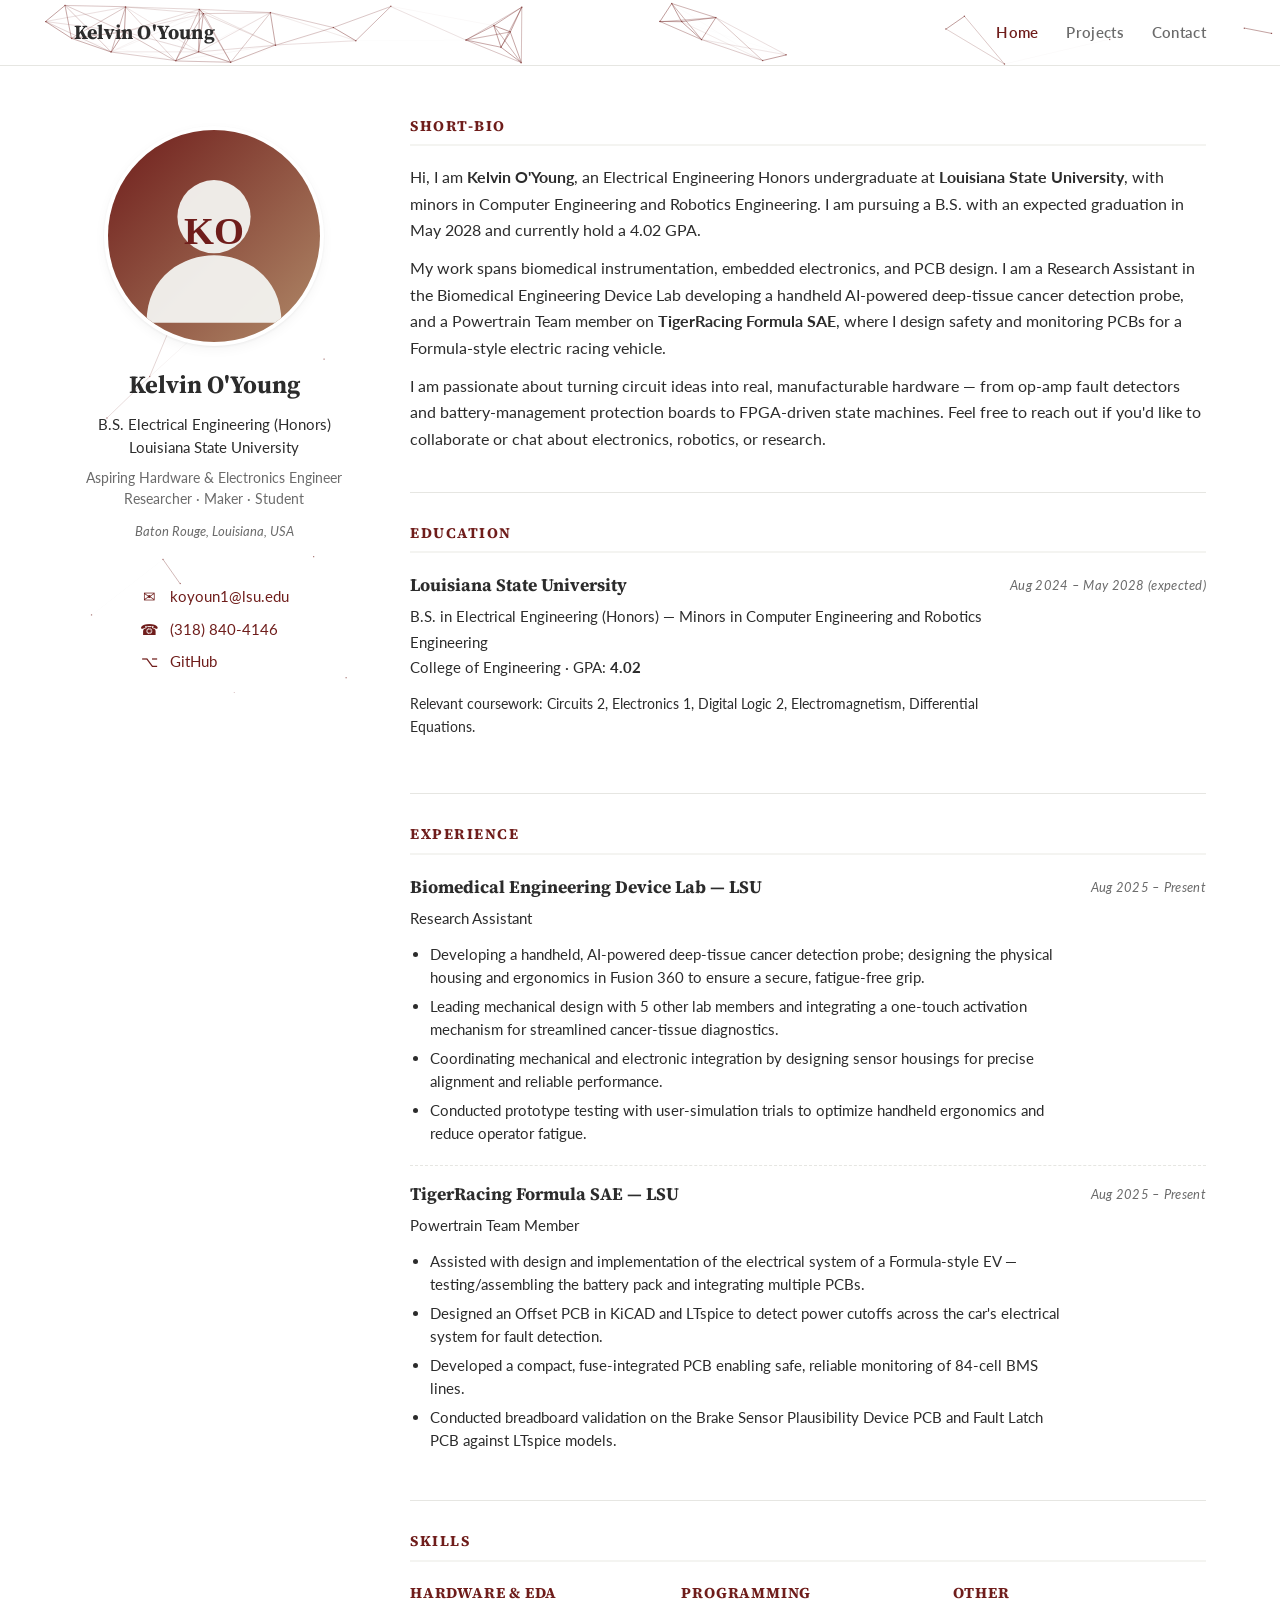
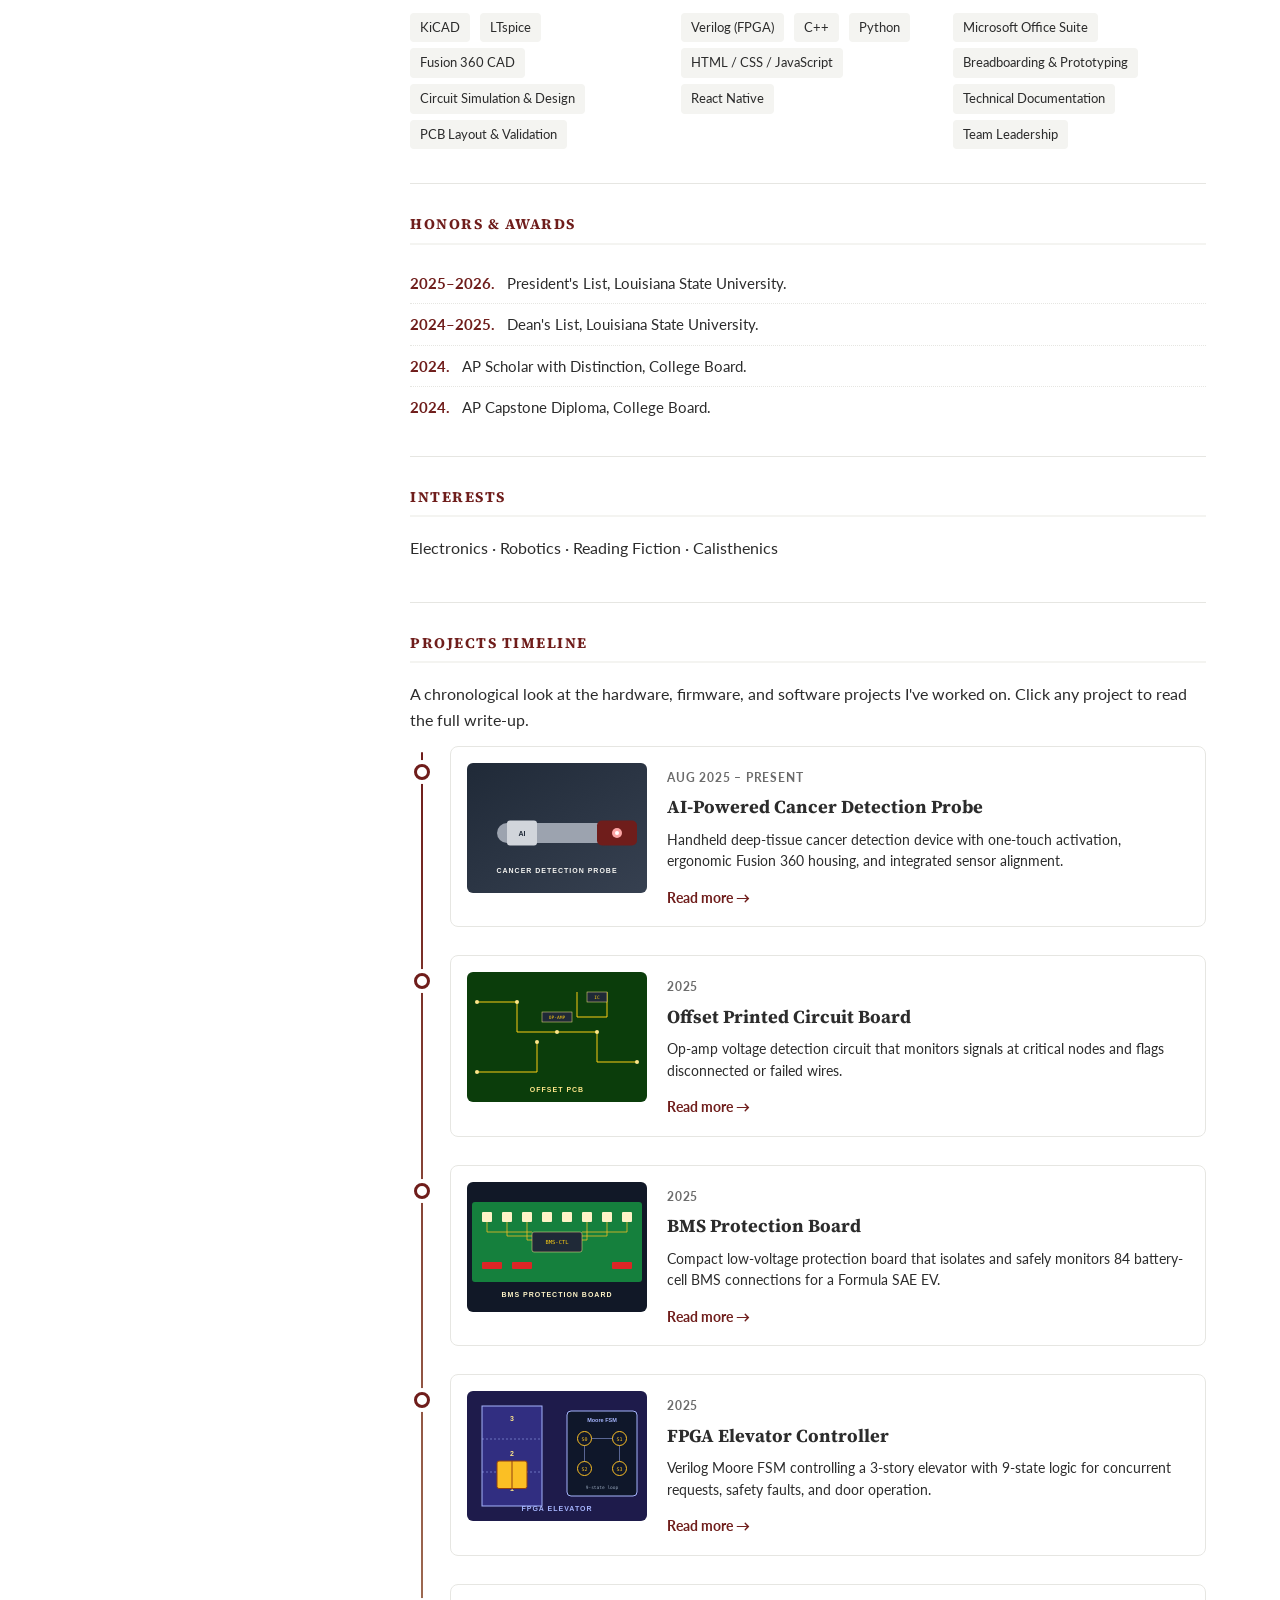
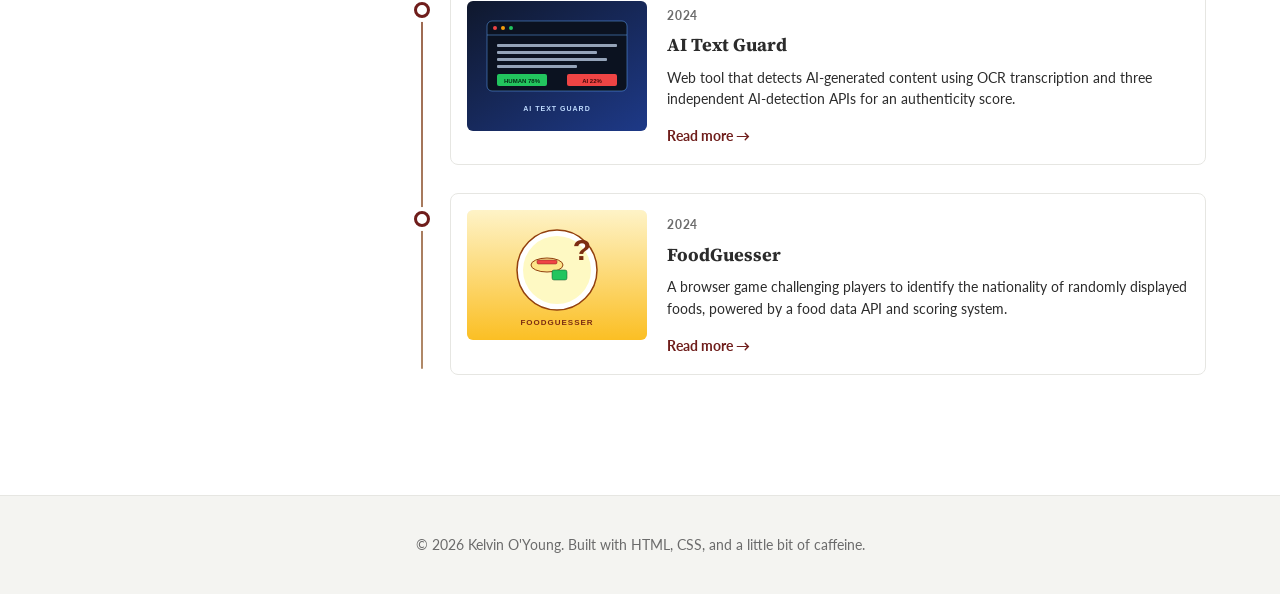
<file: index.html>
<!DOCTYPE html>
<html lang="en">
<head>
  <meta charset="UTF-8" />
  <meta name="viewport" content="width=device-width, initial-scale=1.0" />
  <title>Homepage - Kelvin O'Young</title>
  <meta name="description" content="Personal website of Kelvin O'Young — Electrical Engineering Honors student at Louisiana State University." />
  <link rel="stylesheet" href="assets/css/style.css" />
  <link rel="icon" type="image/svg+xml" href="assets/images/favicon.svg" />
  <link rel="preconnect" href="https://fonts.googleapis.com" />
  <link rel="preconnect" href="https://fonts.gstatic.com" crossorigin />
  <link href="https://fonts.googleapis.com/css2?family=Lato:wght@300;400;700&family=Source+Serif+4:wght@400;600;700&display=swap" rel="stylesheet" />
</head>
<body>
  <header class="site-header">
    <div class="container header-inner">
      <a href="index.html" class="site-title">Kelvin O'Young</a>
      <nav class="site-nav">
        <a href="index.html" class="active">Home</a>
        <a href="#projects-timeline">Projects</a>
        <a href="mailto:koyoun1@lsu.edu">Contact</a>
      </nav>
    </div>
  </header>

  <main class="container main-grid">
    <!-- Left sidebar: profile -->
    <aside class="sidebar">
      <div class="profile-card">
        <img src="assets/images/profile.svg" alt="Kelvin O'Young" class="profile-photo" />
        <h1 class="profile-name">Kelvin O'Young</h1>
        <p class="profile-tagline">
          B.S. Electrical Engineering (Honors)<br />
          Louisiana State University
        </p>
        <p class="profile-roles">
          Aspiring Hardware &amp; Electronics Engineer<br />
          Researcher · Maker · Student
        </p>
        <p class="profile-address">
          Baton Rouge, Louisiana, USA
        </p>
        <ul class="profile-links">
          <li>
            <a href="mailto:koyoun1@lsu.edu" title="Email">
              <span class="icon" aria-hidden="true">✉</span> koyoun1@lsu.edu
            </a>
          </li>
          <li>
            <a href="tel:+13188404146" title="Phone">
              <span class="icon" aria-hidden="true">☎</span> (318) 840-4146
            </a>
          </li>
          <li>
            <a href="https://github.com/KelvinO123" target="_blank" rel="noopener" title="GitHub">
              <span class="icon" aria-hidden="true">⌥</span> GitHub
            </a>
          </li>
        </ul>
      </div>
    </aside>

    <!-- Right content -->
    <section class="content">
      <!-- Short Bio -->
      <article class="block" id="bio">
        <h2 class="block-title">Short-bio</h2>
        <p>
          Hi, I am <strong>Kelvin O'Young</strong>, an Electrical Engineering Honors
          undergraduate at <strong>Louisiana State University</strong>, with minors in
          Computer Engineering and Robotics Engineering. I am pursuing a B.S. with an
          expected graduation in May 2028 and currently hold a 4.02 GPA.
        </p>
        <p>
          My work spans biomedical instrumentation, embedded electronics, and PCB design.
          I am a Research Assistant in the Biomedical Engineering Device Lab developing a
          handheld AI-powered deep-tissue cancer detection probe, and a Powertrain Team
          member on <strong>TigerRacing Formula SAE</strong>, where I design safety and
          monitoring PCBs for a Formula-style electric racing vehicle.
        </p>
        <p>
          I am passionate about turning circuit ideas into real, manufacturable hardware —
          from op-amp fault detectors and battery-management protection boards to FPGA-driven
          state machines. Feel free to reach out if you'd like to collaborate or chat about
          electronics, robotics, or research.
        </p>
      </article>

      <!-- Education -->
      <article class="block" id="education">
        <h2 class="block-title">Education</h2>

        <div class="entry">
          <div class="entry-main">
            <h3 class="entry-title">Louisiana State University</h3>
            <p class="entry-sub">
              B.S. in Electrical Engineering (Honors) — Minors in Computer Engineering and Robotics Engineering<br />
              College of Engineering · GPA: <strong>4.02</strong>
            </p>
            <p class="entry-detail">
              Relevant coursework: Circuits 2, Electronics 1, Digital Logic 2,
              Electromagnetism, Differential Equations.
            </p>
          </div>
          <div class="entry-date">Aug 2024 – May 2028 (expected)</div>
        </div>
      </article>

      <!-- Experience -->
      <article class="block" id="experience">
        <h2 class="block-title">Experience</h2>

        <div class="entry">
          <div class="entry-main">
            <h3 class="entry-title">Biomedical Engineering Device Lab — LSU</h3>
            <p class="entry-sub">Research Assistant</p>
            <ul class="entry-bullets">
              <li>
                Developing a handheld, AI-powered deep-tissue cancer detection probe;
                designing the physical housing and ergonomics in Fusion 360 to ensure a
                secure, fatigue-free grip.
              </li>
              <li>
                Leading mechanical design with 5 other lab members and integrating a
                one-touch activation mechanism for streamlined cancer-tissue diagnostics.
              </li>
              <li>
                Coordinating mechanical and electronic integration by designing sensor
                housings for precise alignment and reliable performance.
              </li>
              <li>
                Conducted prototype testing with user-simulation trials to optimize
                handheld ergonomics and reduce operator fatigue.
              </li>
            </ul>
          </div>
          <div class="entry-date">Aug 2025 – Present</div>
        </div>

        <div class="entry">
          <div class="entry-main">
            <h3 class="entry-title">TigerRacing Formula SAE — LSU</h3>
            <p class="entry-sub">Powertrain Team Member</p>
            <ul class="entry-bullets">
              <li>
                Assisted with design and implementation of the electrical system of a
                Formula-style EV — testing/assembling the battery pack and integrating
                multiple PCBs.
              </li>
              <li>
                Designed an Offset PCB in KiCAD and LTspice to detect power cutoffs across
                the car's electrical system for fault detection.
              </li>
              <li>
                Developed a compact, fuse-integrated PCB enabling safe, reliable monitoring
                of 84-cell BMS lines.
              </li>
              <li>
                Conducted breadboard validation on the Brake Sensor Plausibility Device
                PCB and Fault Latch PCB against LTspice models.
              </li>
            </ul>
          </div>
          <div class="entry-date">Aug 2025 – Present</div>
        </div>
      </article>

      <!-- Skills -->
      <article class="block" id="skills">
        <h2 class="block-title">Skills</h2>
        <div class="skills-grid">
          <div class="skill-group">
            <h4>Hardware &amp; EDA</h4>
            <ul class="skill-list">
              <li>KiCAD</li>
              <li>LTspice</li>
              <li>Fusion 360 CAD</li>
              <li>Circuit Simulation &amp; Design</li>
              <li>PCB Layout &amp; Validation</li>
            </ul>
          </div>
          <div class="skill-group">
            <h4>Programming</h4>
            <ul class="skill-list">
              <li>Verilog (FPGA)</li>
              <li>C++</li>
              <li>Python</li>
              <li>HTML / CSS / JavaScript</li>
              <li>React Native</li>
            </ul>
          </div>
          <div class="skill-group">
            <h4>Other</h4>
            <ul class="skill-list">
              <li>Microsoft Office Suite</li>
              <li>Breadboarding &amp; Prototyping</li>
              <li>Technical Documentation</li>
              <li>Team Leadership</li>
            </ul>
          </div>
        </div>
      </article>

      <!-- Honors & Awards -->
      <article class="block" id="honors">
        <h2 class="block-title">Honors &amp; Awards</h2>
        <ul class="news-list">
          <li><span class="date">2025–2026.</span> President's List, Louisiana State University.</li>
          <li><span class="date">2024–2025.</span> Dean's List, Louisiana State University.</li>
          <li><span class="date">2024.</span> AP Scholar with Distinction, College Board.</li>
          <li><span class="date">2024.</span> AP Capstone Diploma, College Board.</li>
        </ul>
      </article>

      <!-- Interests -->
      <article class="block" id="interests">
        <h2 class="block-title">Interests</h2>
        <p>
          Electronics · Robotics · Reading Fiction · Calisthenics
        </p>
      </article>

      <!-- Projects Timeline -->
      <article class="block" id="projects-timeline">
        <h2 class="block-title">Projects Timeline</h2>
        <p class="timeline-intro">
          A chronological look at the hardware, firmware, and software projects I've worked on.
          Click any project to read the full write-up.
        </p>

        <ol class="timeline">

          <li class="timeline-item">
            <div class="timeline-marker"></div>
            <div class="timeline-content">
              <a href="projects/cancer-detection-probe.html" class="timeline-card">
                <img src="assets/images/projects/cancer-probe.svg" alt="Cancer Detection Probe" class="timeline-img" />
                <div class="timeline-body">
                  <span class="timeline-date">Aug 2025 – Present</span>
                  <h3 class="timeline-title">AI-Powered Cancer Detection Probe</h3>
                  <p class="timeline-desc">
                    Handheld deep-tissue cancer detection device with one-touch activation,
                    ergonomic Fusion 360 housing, and integrated sensor alignment.
                  </p>
                  <span class="timeline-link">Read more →</span>
                </div>
              </a>
            </div>
          </li>

          <li class="timeline-item">
            <div class="timeline-marker"></div>
            <div class="timeline-content">
              <a href="projects/offset-pcb.html" class="timeline-card">
                <img src="assets/images/projects/offset-pcb.svg" alt="Offset PCB" class="timeline-img" />
                <div class="timeline-body">
                  <span class="timeline-date">2025</span>
                  <h3 class="timeline-title">Offset Printed Circuit Board</h3>
                  <p class="timeline-desc">
                    Op-amp voltage detection circuit that monitors signals at critical
                    nodes and flags disconnected or failed wires.
                  </p>
                  <span class="timeline-link">Read more →</span>
                </div>
              </a>
            </div>
          </li>

          <li class="timeline-item">
            <div class="timeline-marker"></div>
            <div class="timeline-content">
              <a href="projects/bms-protection-board.html" class="timeline-card">
                <img src="assets/images/projects/bms-board.svg" alt="BMS Protection Board" class="timeline-img" />
                <div class="timeline-body">
                  <span class="timeline-date">2025</span>
                  <h3 class="timeline-title">BMS Protection Board</h3>
                  <p class="timeline-desc">
                    Compact low-voltage protection board that isolates and safely monitors
                    84 battery-cell BMS connections for a Formula SAE EV.
                  </p>
                  <span class="timeline-link">Read more →</span>
                </div>
              </a>
            </div>
          </li>

          <li class="timeline-item">
            <div class="timeline-marker"></div>
            <div class="timeline-content">
              <a href="projects/fpga-elevator.html" class="timeline-card">
                <img src="assets/images/projects/fpga-elevator.svg" alt="FPGA Elevator Controller" class="timeline-img" />
                <div class="timeline-body">
                  <span class="timeline-date">2025</span>
                  <h3 class="timeline-title">FPGA Elevator Controller</h3>
                  <p class="timeline-desc">
                    Verilog Moore FSM controlling a 3-story elevator with 9-state logic
                    for concurrent requests, safety faults, and door operation.
                  </p>
                  <span class="timeline-link">Read more →</span>
                </div>
              </a>
            </div>
          </li>

          <li class="timeline-item">
            <div class="timeline-marker"></div>
            <div class="timeline-content">
              <a href="projects/ai-text-guard.html" class="timeline-card">
                <img src="assets/images/projects/ai-text-guard.svg" alt="AI Text Guard" class="timeline-img" />
                <div class="timeline-body">
                  <span class="timeline-date">2024</span>
                  <h3 class="timeline-title">AI Text Guard</h3>
                  <p class="timeline-desc">
                    Web tool that detects AI-generated content using OCR transcription
                    and three independent AI-detection APIs for an authenticity score.
                  </p>
                  <span class="timeline-link">Read more →</span>
                </div>
              </a>
            </div>
          </li>

          <li class="timeline-item">
            <div class="timeline-marker"></div>
            <div class="timeline-content">
              <a href="projects/food-guesser.html" class="timeline-card">
                <img src="assets/images/projects/food-guesser.svg" alt="FoodGuesser" class="timeline-img" />
                <div class="timeline-body">
                  <span class="timeline-date">2024</span>
                  <h3 class="timeline-title">FoodGuesser</h3>
                  <p class="timeline-desc">
                    A browser game challenging players to identify the nationality of
                    randomly displayed foods, powered by a food data API and scoring system.
                  </p>
                  <span class="timeline-link">Read more →</span>
                </div>
              </a>
            </div>
          </li>

        </ol>
      </article>
    </section>
  </main>

  <footer class="site-footer">
    <div class="container">
      <p>© <span id="year"></span> Kelvin O'Young. Built with HTML, CSS, and a little bit of caffeine.</p>
    </div>
  </footer>

  <script>
    document.getElementById('year').textContent = new Date().getFullYear();
  </script>
  <script src="assets/js/header-particles.js" defer></script>
</body>
</html>
</file>
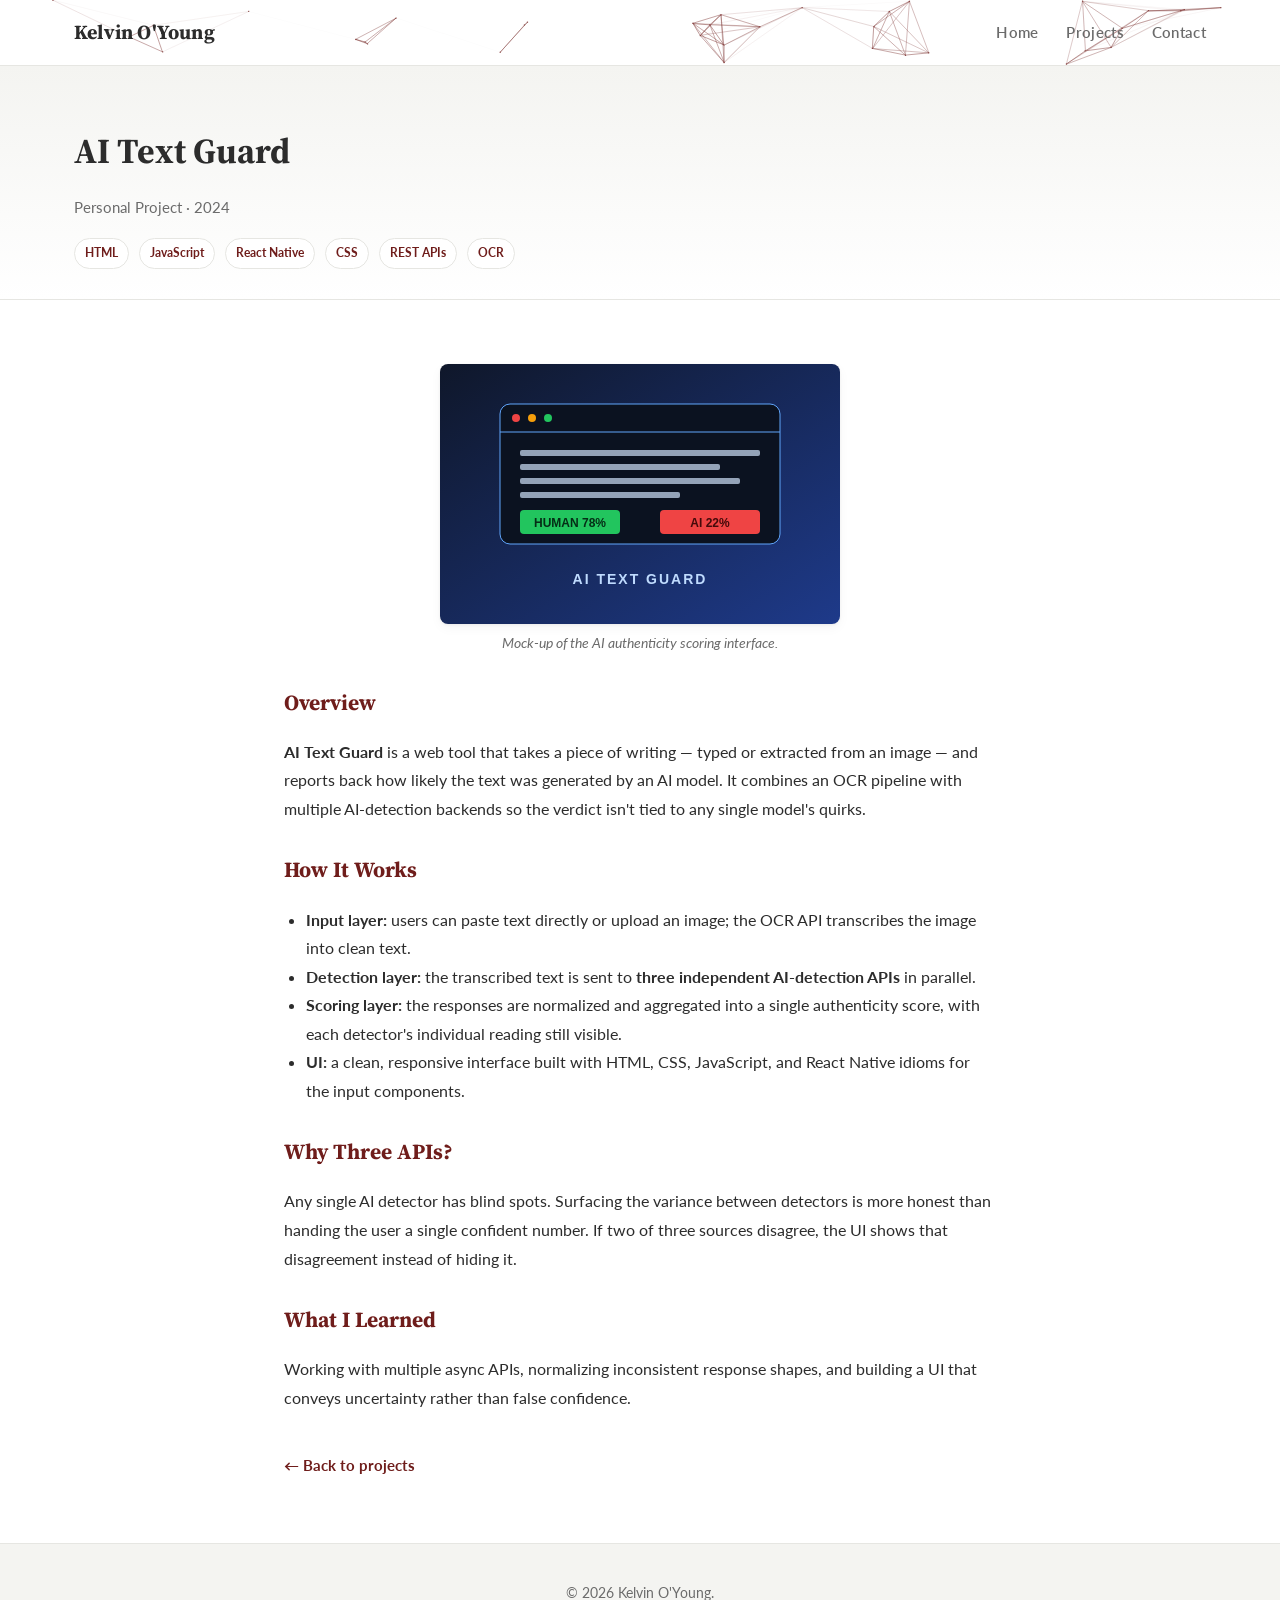
<file: projects/ai-text-guard.html>
<!DOCTYPE html>
<html lang="en">
<head>
  <meta charset="UTF-8" />
  <meta name="viewport" content="width=device-width, initial-scale=1.0" />
  <title>AI Text Guard — Kelvin O'Young</title>
  <link rel="stylesheet" href="../assets/css/style.css" />
  <link rel="icon" type="image/svg+xml" href="../assets/images/favicon.svg" />
  <link rel="preconnect" href="https://fonts.googleapis.com" />
  <link rel="preconnect" href="https://fonts.gstatic.com" crossorigin />
  <link href="https://fonts.googleapis.com/css2?family=Lato:wght@300;400;700&family=Source+Serif+4:wght@400;600;700&display=swap" rel="stylesheet" />
</head>
<body>
  <header class="site-header">
    <div class="container header-inner">
      <a href="../index.html" class="site-title">Kelvin O'Young</a>
      <nav class="site-nav">
        <a href="../index.html">Home</a>
        <a href="../index.html#projects-timeline">Projects</a>
        <a href="mailto:koyoun1@lsu.edu">Contact</a>
      </nav>
    </div>
  </header>

  <section class="project-hero">
    <div class="container">
      <h1>AI Text Guard</h1>
      <p class="meta">Personal Project · 2024</p>
      <div class="tags">
        <span class="tag">HTML</span>
        <span class="tag">JavaScript</span>
        <span class="tag">React Native</span>
        <span class="tag">CSS</span>
        <span class="tag">REST APIs</span>
        <span class="tag">OCR</span>
      </div>
    </div>
  </section>

  <article class="project-body">
    <figure>
      <img src="../assets/images/projects/ai-text-guard.svg" alt="AI Text Guard UI placeholder" />
      <figcaption>Mock-up of the AI authenticity scoring interface.</figcaption>
    </figure>

    <h2>Overview</h2>
    <p>
      <strong>AI Text Guard</strong> is a web tool that takes a piece of writing — typed
      or extracted from an image — and reports back how likely the text was generated by
      an AI model. It combines an OCR pipeline with multiple AI-detection backends so the
      verdict isn't tied to any single model's quirks.
    </p>

    <h2>How It Works</h2>
    <ul>
      <li>
        <strong>Input layer:</strong> users can paste text directly or upload an image; the
        OCR API transcribes the image into clean text.
      </li>
      <li>
        <strong>Detection layer:</strong> the transcribed text is sent to <strong>three
        independent AI-detection APIs</strong> in parallel.
      </li>
      <li>
        <strong>Scoring layer:</strong> the responses are normalized and aggregated into
        a single authenticity score, with each detector's individual reading still visible.
      </li>
      <li>
        <strong>UI:</strong> a clean, responsive interface built with HTML, CSS, JavaScript,
        and React Native idioms for the input components.
      </li>
    </ul>

    <h2>Why Three APIs?</h2>
    <p>
      Any single AI detector has blind spots. Surfacing the variance between detectors is
      more honest than handing the user a single confident number. If two of three sources
      disagree, the UI shows that disagreement instead of hiding it.
    </p>

    <h2>What I Learned</h2>
    <p>
      Working with multiple async APIs, normalizing inconsistent response shapes, and
      building a UI that conveys uncertainty rather than false confidence.
    </p>

    <a href="../index.html#projects-timeline" class="back-link">← Back to projects</a>
  </article>

  <footer class="site-footer">
    <div class="container">
      <p>© <span id="year"></span> Kelvin O'Young.</p>
    </div>
  </footer>
  <script>document.getElementById('year').textContent = new Date().getFullYear();</script>
  <script src="../assets/js/header-particles.js" defer></script>
</body>
</html>
</file>
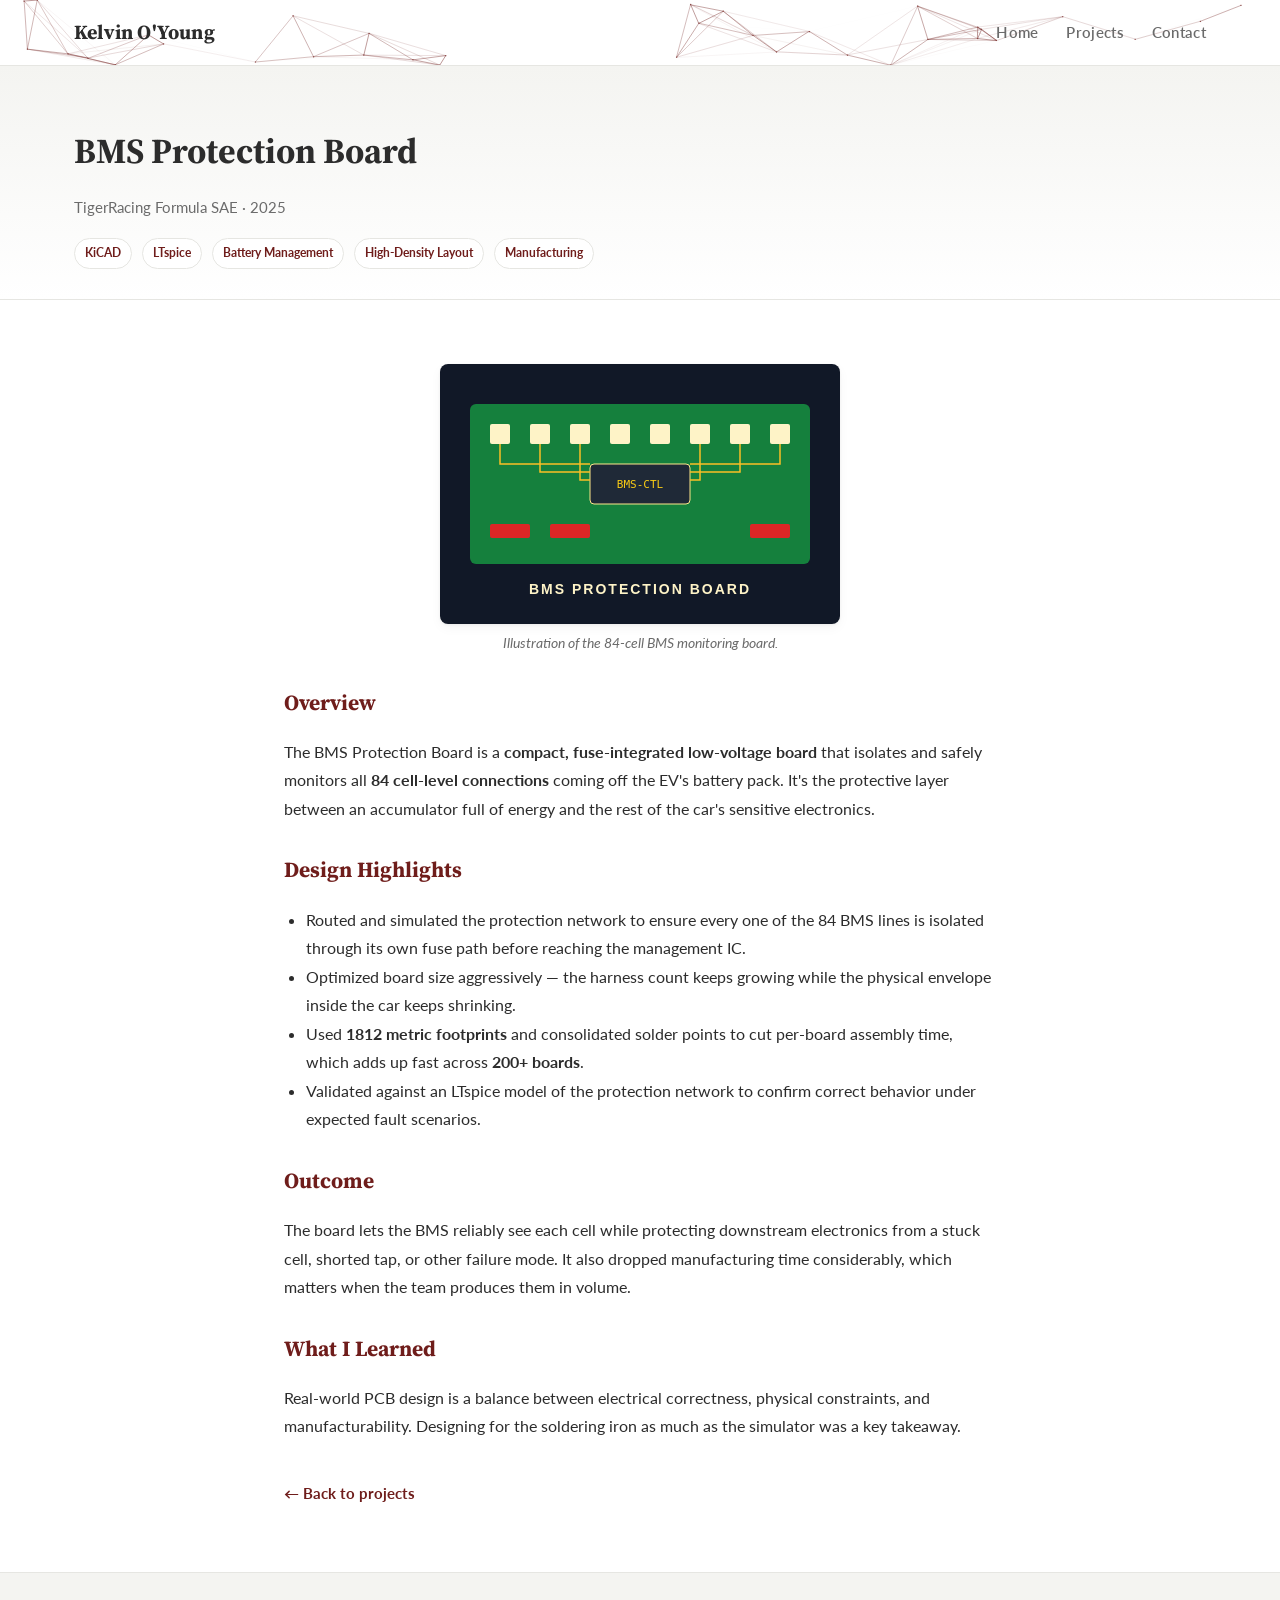
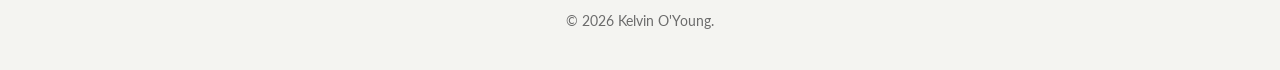
<file: projects/bms-protection-board.html>
<!DOCTYPE html>
<html lang="en">
<head>
  <meta charset="UTF-8" />
  <meta name="viewport" content="width=device-width, initial-scale=1.0" />
  <title>BMS Protection Board — Kelvin O'Young</title>
  <link rel="stylesheet" href="../assets/css/style.css" />
  <link rel="icon" type="image/svg+xml" href="../assets/images/favicon.svg" />
  <link rel="preconnect" href="https://fonts.googleapis.com" />
  <link rel="preconnect" href="https://fonts.gstatic.com" crossorigin />
  <link href="https://fonts.googleapis.com/css2?family=Lato:wght@300;400;700&family=Source+Serif+4:wght@400;600;700&display=swap" rel="stylesheet" />
</head>
<body>
  <header class="site-header">
    <div class="container header-inner">
      <a href="../index.html" class="site-title">Kelvin O'Young</a>
      <nav class="site-nav">
        <a href="../index.html">Home</a>
        <a href="../index.html#projects-timeline">Projects</a>
        <a href="mailto:koyoun1@lsu.edu">Contact</a>
      </nav>
    </div>
  </header>

  <section class="project-hero">
    <div class="container">
      <h1>BMS Protection Board</h1>
      <p class="meta">TigerRacing Formula SAE · 2025</p>
      <div class="tags">
        <span class="tag">KiCAD</span>
        <span class="tag">LTspice</span>
        <span class="tag">Battery Management</span>
        <span class="tag">High-Density Layout</span>
        <span class="tag">Manufacturing</span>
      </div>
    </div>
  </section>

  <article class="project-body">
    <figure>
      <img src="../assets/images/projects/bms-board.svg" alt="BMS Protection Board placeholder" />
      <figcaption>Illustration of the 84-cell BMS monitoring board.</figcaption>
    </figure>

    <h2>Overview</h2>
    <p>
      The BMS Protection Board is a <strong>compact, fuse-integrated low-voltage board</strong>
      that isolates and safely monitors all <strong>84 cell-level connections</strong> coming
      off the EV's battery pack. It's the protective layer between an accumulator full of
      energy and the rest of the car's sensitive electronics.
    </p>

    <h2>Design Highlights</h2>
    <ul>
      <li>
        Routed and simulated the protection network to ensure every one of the 84 BMS lines
        is isolated through its own fuse path before reaching the management IC.
      </li>
      <li>
        Optimized board size aggressively — the harness count keeps growing while the
        physical envelope inside the car keeps shrinking.
      </li>
      <li>
        Used <strong>1812 metric footprints</strong> and consolidated solder points to cut
        per-board assembly time, which adds up fast across <strong>200+ boards</strong>.
      </li>
      <li>
        Validated against an LTspice model of the protection network to confirm correct
        behavior under expected fault scenarios.
      </li>
    </ul>

    <h2>Outcome</h2>
    <p>
      The board lets the BMS reliably see each cell while protecting downstream electronics
      from a stuck cell, shorted tap, or other failure mode. It also dropped manufacturing
      time considerably, which matters when the team produces them in volume.
    </p>

    <h2>What I Learned</h2>
    <p>
      Real-world PCB design is a balance between electrical correctness, physical
      constraints, and manufacturability. Designing for the soldering iron as much as the
      simulator was a key takeaway.
    </p>

    <a href="../index.html#projects-timeline" class="back-link">← Back to projects</a>
  </article>

  <footer class="site-footer">
    <div class="container">
      <p>© <span id="year"></span> Kelvin O'Young.</p>
    </div>
  </footer>
  <script>document.getElementById('year').textContent = new Date().getFullYear();</script>
  <script src="../assets/js/header-particles.js" defer></script>
</body>
</html>
</file>
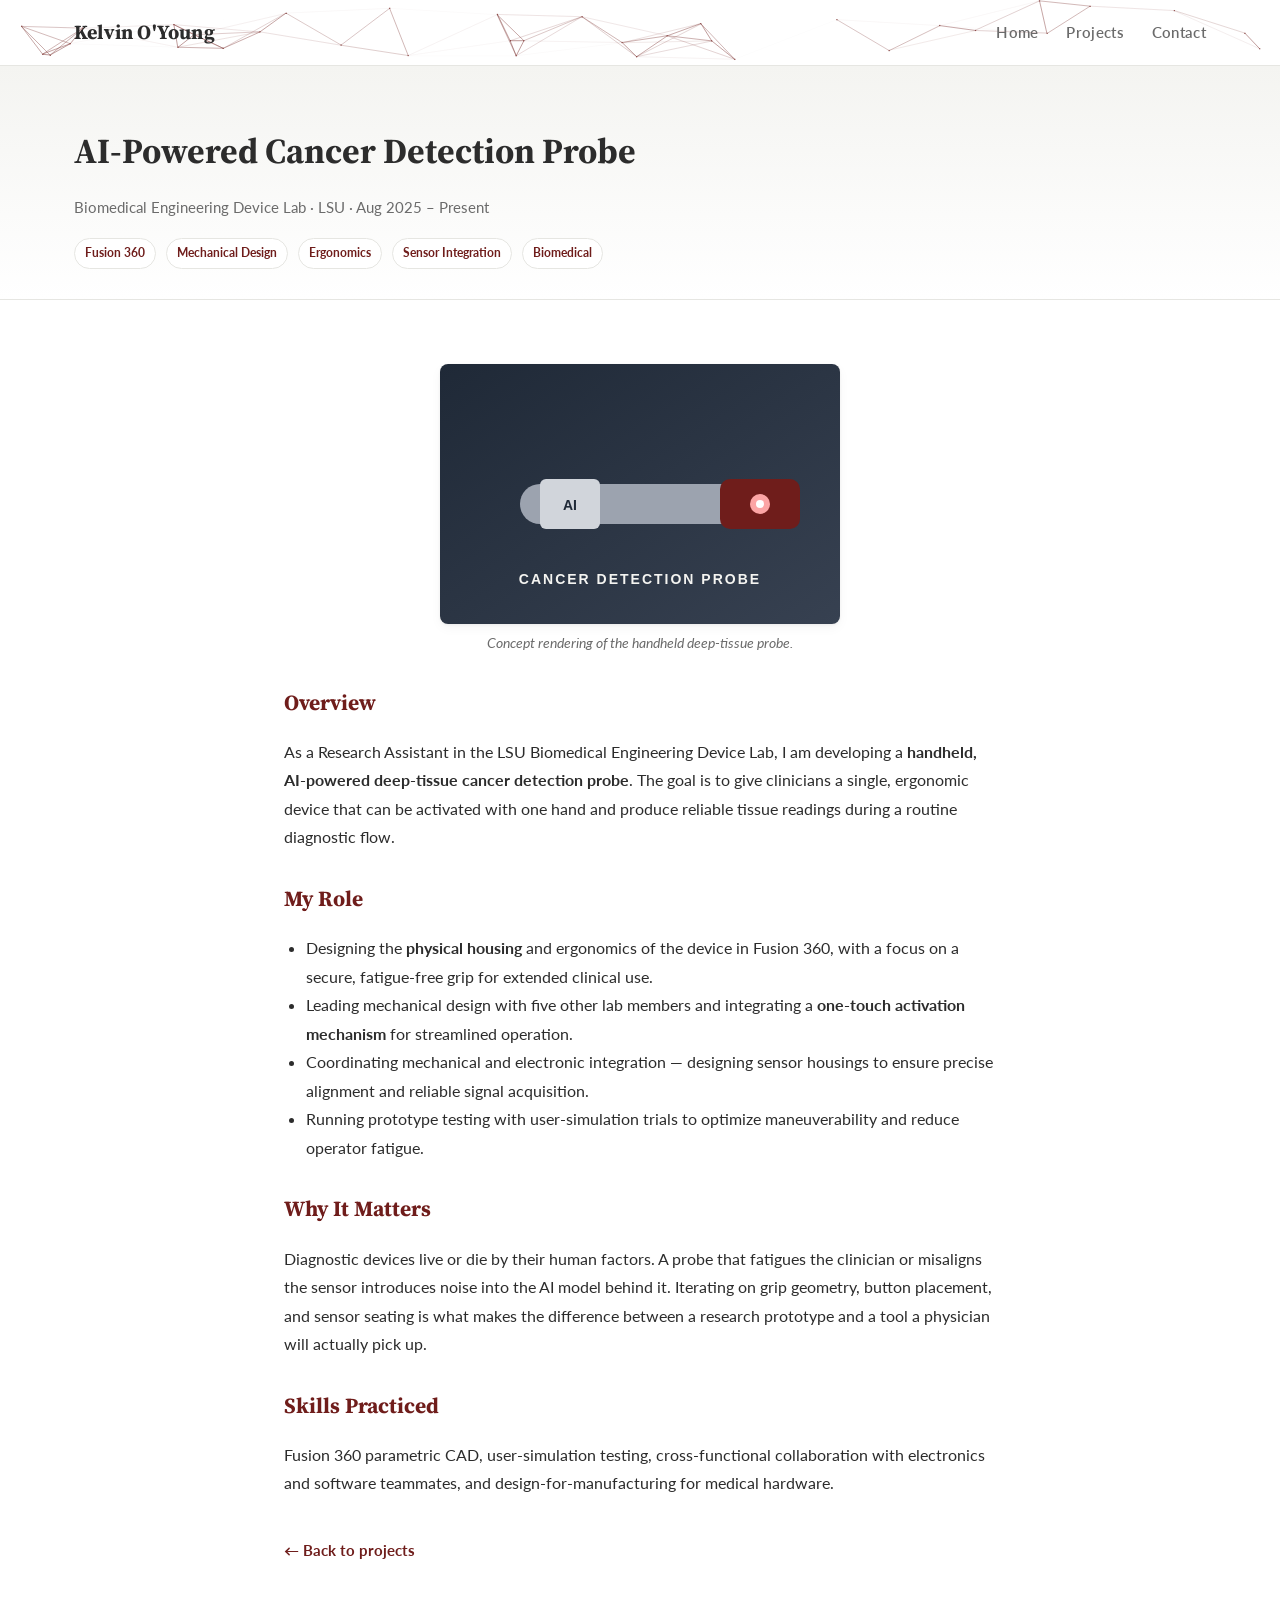
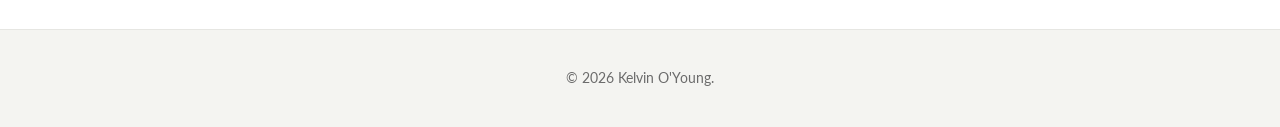
<file: projects/cancer-detection-probe.html>
<!DOCTYPE html>
<html lang="en">
<head>
  <meta charset="UTF-8" />
  <meta name="viewport" content="width=device-width, initial-scale=1.0" />
  <title>AI-Powered Cancer Detection Probe — Kelvin O'Young</title>
  <link rel="stylesheet" href="../assets/css/style.css" />
  <link rel="icon" type="image/svg+xml" href="../assets/images/favicon.svg" />
  <link rel="preconnect" href="https://fonts.googleapis.com" />
  <link rel="preconnect" href="https://fonts.gstatic.com" crossorigin />
  <link href="https://fonts.googleapis.com/css2?family=Lato:wght@300;400;700&family=Source+Serif+4:wght@400;600;700&display=swap" rel="stylesheet" />
</head>
<body>
  <header class="site-header">
    <div class="container header-inner">
      <a href="../index.html" class="site-title">Kelvin O'Young</a>
      <nav class="site-nav">
        <a href="../index.html">Home</a>
        <a href="../index.html#projects-timeline">Projects</a>
        <a href="mailto:koyoun1@lsu.edu">Contact</a>
      </nav>
    </div>
  </header>

  <section class="project-hero">
    <div class="container">
      <h1>AI-Powered Cancer Detection Probe</h1>
      <p class="meta">Biomedical Engineering Device Lab · LSU · Aug 2025 – Present</p>
      <div class="tags">
        <span class="tag">Fusion 360</span>
        <span class="tag">Mechanical Design</span>
        <span class="tag">Ergonomics</span>
        <span class="tag">Sensor Integration</span>
        <span class="tag">Biomedical</span>
      </div>
    </div>
  </section>

  <article class="project-body">
    <figure>
      <img src="../assets/images/projects/cancer-probe.svg" alt="Concept rendering of cancer detection probe" />
      <figcaption>Concept rendering of the handheld deep-tissue probe.</figcaption>
    </figure>

    <h2>Overview</h2>
    <p>
      As a Research Assistant in the LSU Biomedical Engineering Device Lab, I am developing
      a <strong>handheld, AI-powered deep-tissue cancer detection probe</strong>. The goal
      is to give clinicians a single, ergonomic device that can be activated with one hand
      and produce reliable tissue readings during a routine diagnostic flow.
    </p>

    <h2>My Role</h2>
    <ul>
      <li>
        Designing the <strong>physical housing</strong> and ergonomics of the device in
        Fusion 360, with a focus on a secure, fatigue-free grip for extended clinical use.
      </li>
      <li>
        Leading mechanical design with five other lab members and integrating a
        <strong>one-touch activation mechanism</strong> for streamlined operation.
      </li>
      <li>
        Coordinating mechanical and electronic integration — designing sensor housings to
        ensure precise alignment and reliable signal acquisition.
      </li>
      <li>
        Running prototype testing with user-simulation trials to optimize maneuverability
        and reduce operator fatigue.
      </li>
    </ul>

    <h2>Why It Matters</h2>
    <p>
      Diagnostic devices live or die by their human factors. A probe that fatigues the
      clinician or misaligns the sensor introduces noise into the AI model behind it.
      Iterating on grip geometry, button placement, and sensor seating is what makes
      the difference between a research prototype and a tool a physician will actually pick up.
    </p>

    <h2>Skills Practiced</h2>
    <p>
      Fusion 360 parametric CAD, user-simulation testing, cross-functional collaboration
      with electronics and software teammates, and design-for-manufacturing for medical
      hardware.
    </p>

    <a href="../index.html#projects-timeline" class="back-link">← Back to projects</a>
  </article>

  <footer class="site-footer">
    <div class="container">
      <p>© <span id="year"></span> Kelvin O'Young.</p>
    </div>
  </footer>
  <script>document.getElementById('year').textContent = new Date().getFullYear();</script>
  <script src="../assets/js/header-particles.js" defer></script>
</body>
</html>
</file>
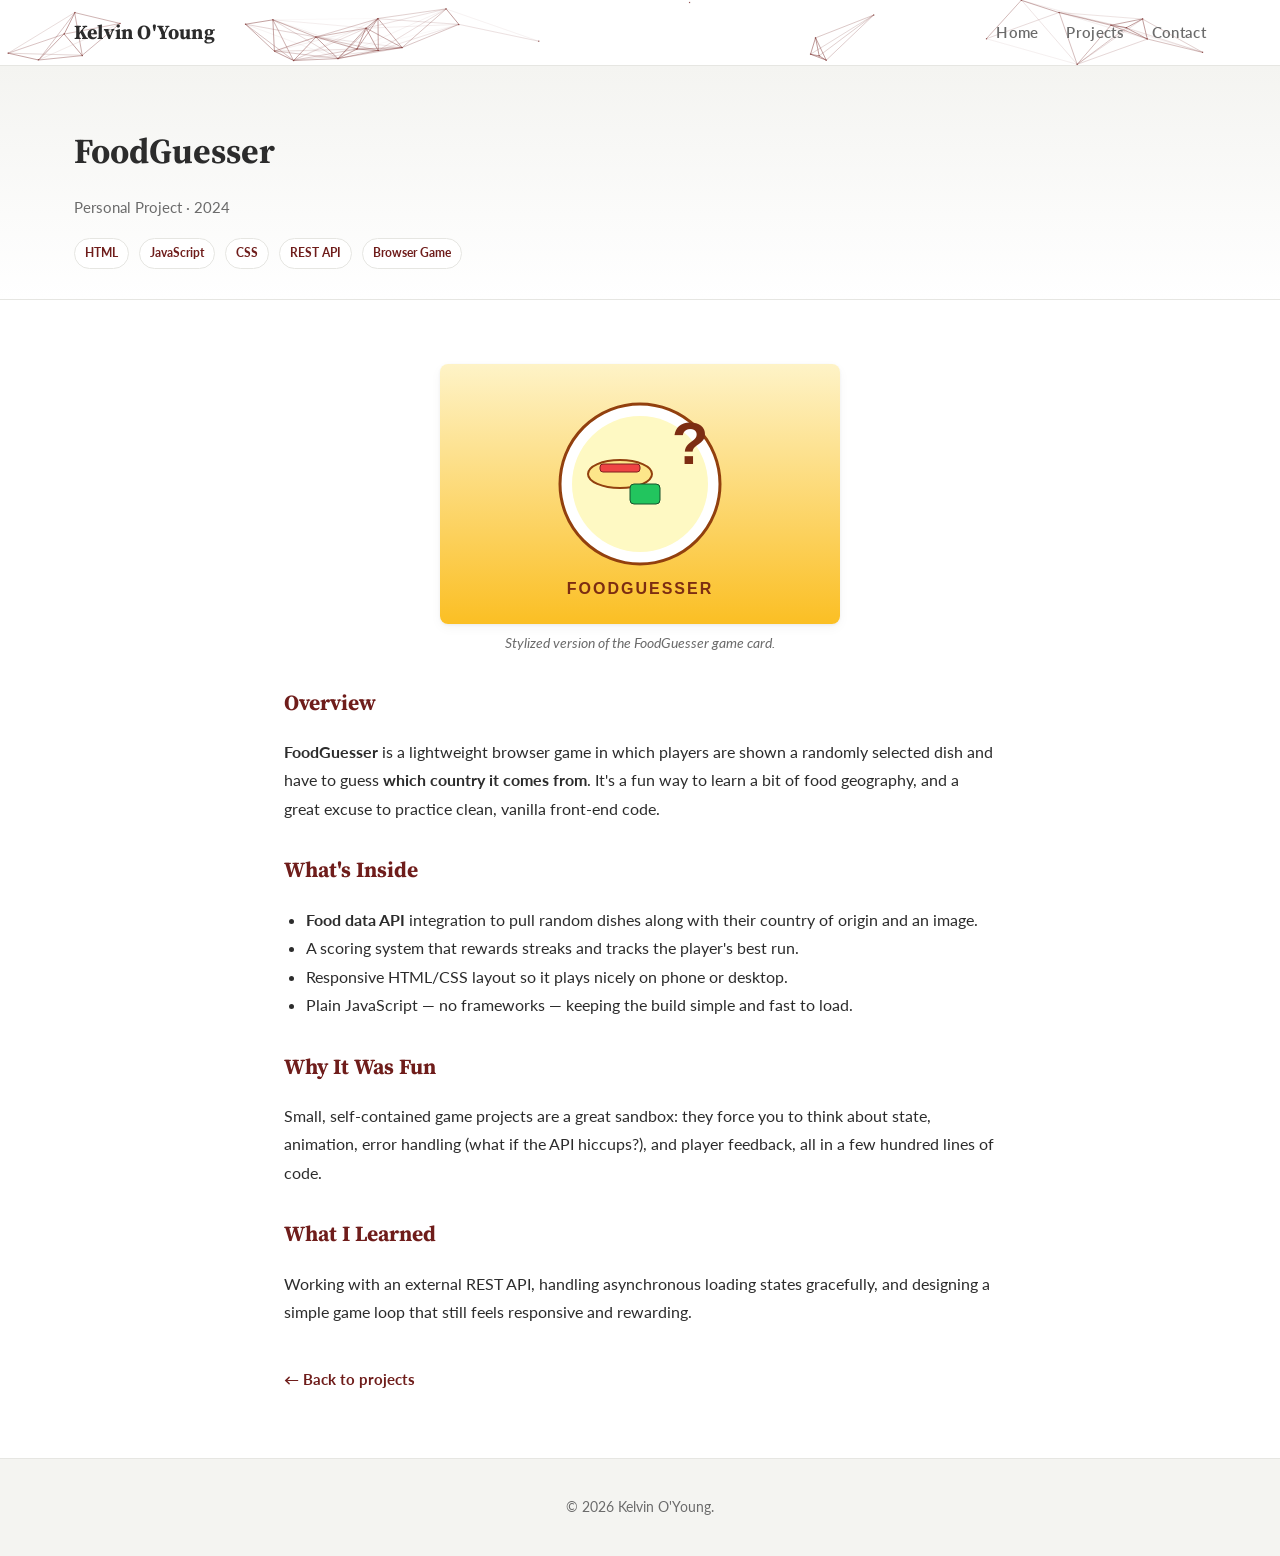
<file: projects/food-guesser.html>
<!DOCTYPE html>
<html lang="en">
<head>
  <meta charset="UTF-8" />
  <meta name="viewport" content="width=device-width, initial-scale=1.0" />
  <title>FoodGuesser — Kelvin O'Young</title>
  <link rel="stylesheet" href="../assets/css/style.css" />
  <link rel="icon" type="image/svg+xml" href="../assets/images/favicon.svg" />
  <link rel="preconnect" href="https://fonts.googleapis.com" />
  <link rel="preconnect" href="https://fonts.gstatic.com" crossorigin />
  <link href="https://fonts.googleapis.com/css2?family=Lato:wght@300;400;700&family=Source+Serif+4:wght@400;600;700&display=swap" rel="stylesheet" />
</head>
<body>
  <header class="site-header">
    <div class="container header-inner">
      <a href="../index.html" class="site-title">Kelvin O'Young</a>
      <nav class="site-nav">
        <a href="../index.html">Home</a>
        <a href="../index.html#projects-timeline">Projects</a>
        <a href="mailto:koyoun1@lsu.edu">Contact</a>
      </nav>
    </div>
  </header>

  <section class="project-hero">
    <div class="container">
      <h1>FoodGuesser</h1>
      <p class="meta">Personal Project · 2024</p>
      <div class="tags">
        <span class="tag">HTML</span>
        <span class="tag">JavaScript</span>
        <span class="tag">CSS</span>
        <span class="tag">REST API</span>
        <span class="tag">Browser Game</span>
      </div>
    </div>
  </section>

  <article class="project-body">
    <figure>
      <img src="../assets/images/projects/food-guesser.svg" alt="FoodGuesser screenshot placeholder" />
      <figcaption>Stylized version of the FoodGuesser game card.</figcaption>
    </figure>

    <h2>Overview</h2>
    <p>
      <strong>FoodGuesser</strong> is a lightweight browser game in which players are
      shown a randomly selected dish and have to guess <strong>which country it comes
      from</strong>. It's a fun way to learn a bit of food geography, and a great excuse to
      practice clean, vanilla front-end code.
    </p>

    <h2>What's Inside</h2>
    <ul>
      <li>
        <strong>Food data API</strong> integration to pull random dishes along with their
        country of origin and an image.
      </li>
      <li>
        A scoring system that rewards streaks and tracks the player's best run.
      </li>
      <li>
        Responsive HTML/CSS layout so it plays nicely on phone or desktop.
      </li>
      <li>
        Plain JavaScript — no frameworks — keeping the build simple and fast to load.
      </li>
    </ul>

    <h2>Why It Was Fun</h2>
    <p>
      Small, self-contained game projects are a great sandbox: they force you to think
      about state, animation, error handling (what if the API hiccups?), and player
      feedback, all in a few hundred lines of code.
    </p>

    <h2>What I Learned</h2>
    <p>
      Working with an external REST API, handling asynchronous loading states gracefully,
      and designing a simple game loop that still feels responsive and rewarding.
    </p>

    <a href="../index.html#projects-timeline" class="back-link">← Back to projects</a>
  </article>

  <footer class="site-footer">
    <div class="container">
      <p>© <span id="year"></span> Kelvin O'Young.</p>
    </div>
  </footer>
  <script>document.getElementById('year').textContent = new Date().getFullYear();</script>
  <script src="../assets/js/header-particles.js" defer></script>
</body>
</html>
</file>
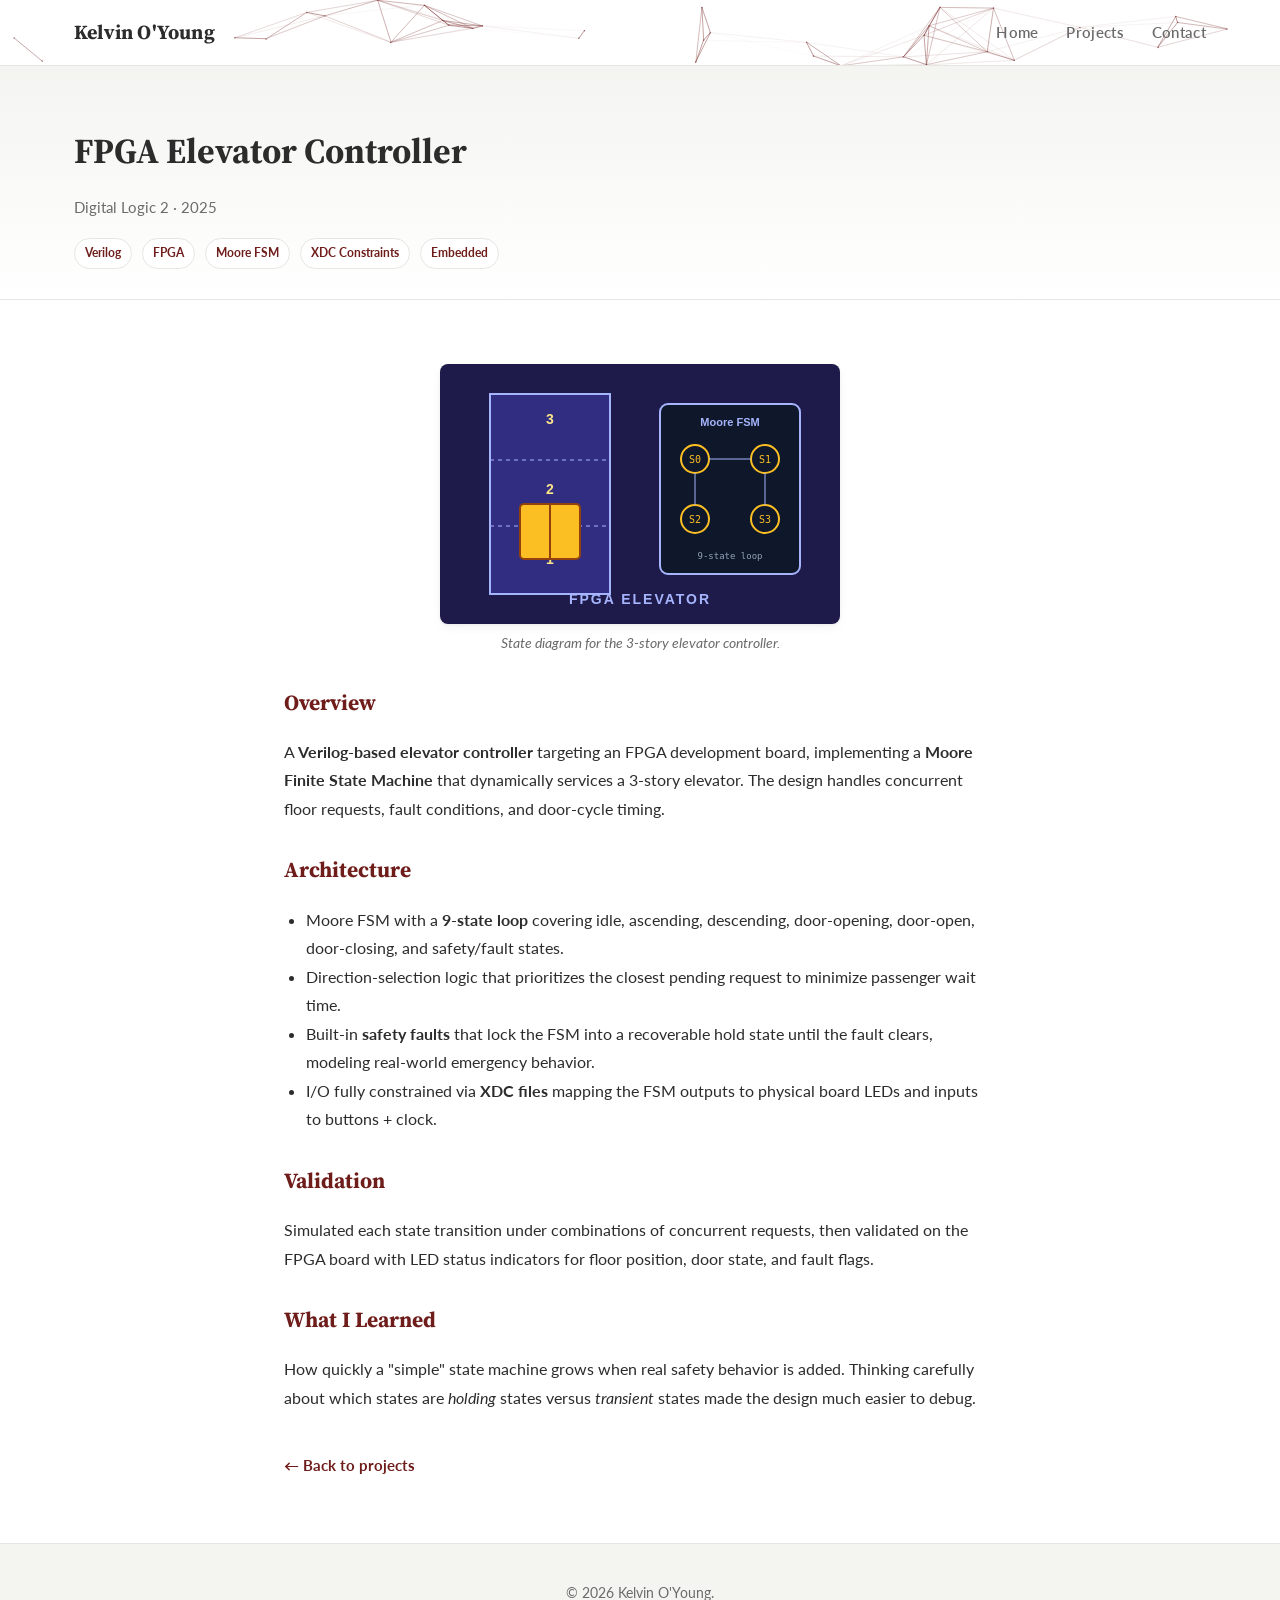
<file: projects/fpga-elevator.html>
<!DOCTYPE html>
<html lang="en">
<head>
  <meta charset="UTF-8" />
  <meta name="viewport" content="width=device-width, initial-scale=1.0" />
  <title>FPGA Elevator Controller — Kelvin O'Young</title>
  <link rel="stylesheet" href="../assets/css/style.css" />
  <link rel="icon" type="image/svg+xml" href="../assets/images/favicon.svg" />
  <link rel="preconnect" href="https://fonts.googleapis.com" />
  <link rel="preconnect" href="https://fonts.gstatic.com" crossorigin />
  <link href="https://fonts.googleapis.com/css2?family=Lato:wght@300;400;700&family=Source+Serif+4:wght@400;600;700&display=swap" rel="stylesheet" />
</head>
<body>
  <header class="site-header">
    <div class="container header-inner">
      <a href="../index.html" class="site-title">Kelvin O'Young</a>
      <nav class="site-nav">
        <a href="../index.html">Home</a>
        <a href="../index.html#projects-timeline">Projects</a>
        <a href="mailto:koyoun1@lsu.edu">Contact</a>
      </nav>
    </div>
  </header>

  <section class="project-hero">
    <div class="container">
      <h1>FPGA Elevator Controller</h1>
      <p class="meta">Digital Logic 2 · 2025</p>
      <div class="tags">
        <span class="tag">Verilog</span>
        <span class="tag">FPGA</span>
        <span class="tag">Moore FSM</span>
        <span class="tag">XDC Constraints</span>
        <span class="tag">Embedded</span>
      </div>
    </div>
  </section>

  <article class="project-body">
    <figure>
      <img src="../assets/images/projects/fpga-elevator.svg" alt="FPGA Elevator FSM diagram placeholder" />
      <figcaption>State diagram for the 3-story elevator controller.</figcaption>
    </figure>

    <h2>Overview</h2>
    <p>
      A <strong>Verilog-based elevator controller</strong> targeting an FPGA development
      board, implementing a <strong>Moore Finite State Machine</strong> that dynamically
      services a 3-story elevator. The design handles concurrent floor requests, fault
      conditions, and door-cycle timing.
    </p>

    <h2>Architecture</h2>
    <ul>
      <li>
        Moore FSM with a <strong>9-state loop</strong> covering idle, ascending, descending,
        door-opening, door-open, door-closing, and safety/fault states.
      </li>
      <li>
        Direction-selection logic that prioritizes the closest pending request to minimize
        passenger wait time.
      </li>
      <li>
        Built-in <strong>safety faults</strong> that lock the FSM into a recoverable hold
        state until the fault clears, modeling real-world emergency behavior.
      </li>
      <li>
        I/O fully constrained via <strong>XDC files</strong> mapping the FSM outputs to
        physical board LEDs and inputs to buttons + clock.
      </li>
    </ul>

    <h2>Validation</h2>
    <p>
      Simulated each state transition under combinations of concurrent requests, then
      validated on the FPGA board with LED status indicators for floor position, door
      state, and fault flags.
    </p>

    <h2>What I Learned</h2>
    <p>
      How quickly a "simple" state machine grows when real safety behavior is added.
      Thinking carefully about which states are <em>holding</em> states versus
      <em>transient</em> states made the design much easier to debug.
    </p>

    <a href="../index.html#projects-timeline" class="back-link">← Back to projects</a>
  </article>

  <footer class="site-footer">
    <div class="container">
      <p>© <span id="year"></span> Kelvin O'Young.</p>
    </div>
  </footer>
  <script>document.getElementById('year').textContent = new Date().getFullYear();</script>
  <script src="../assets/js/header-particles.js" defer></script>
</body>
</html>
</file>
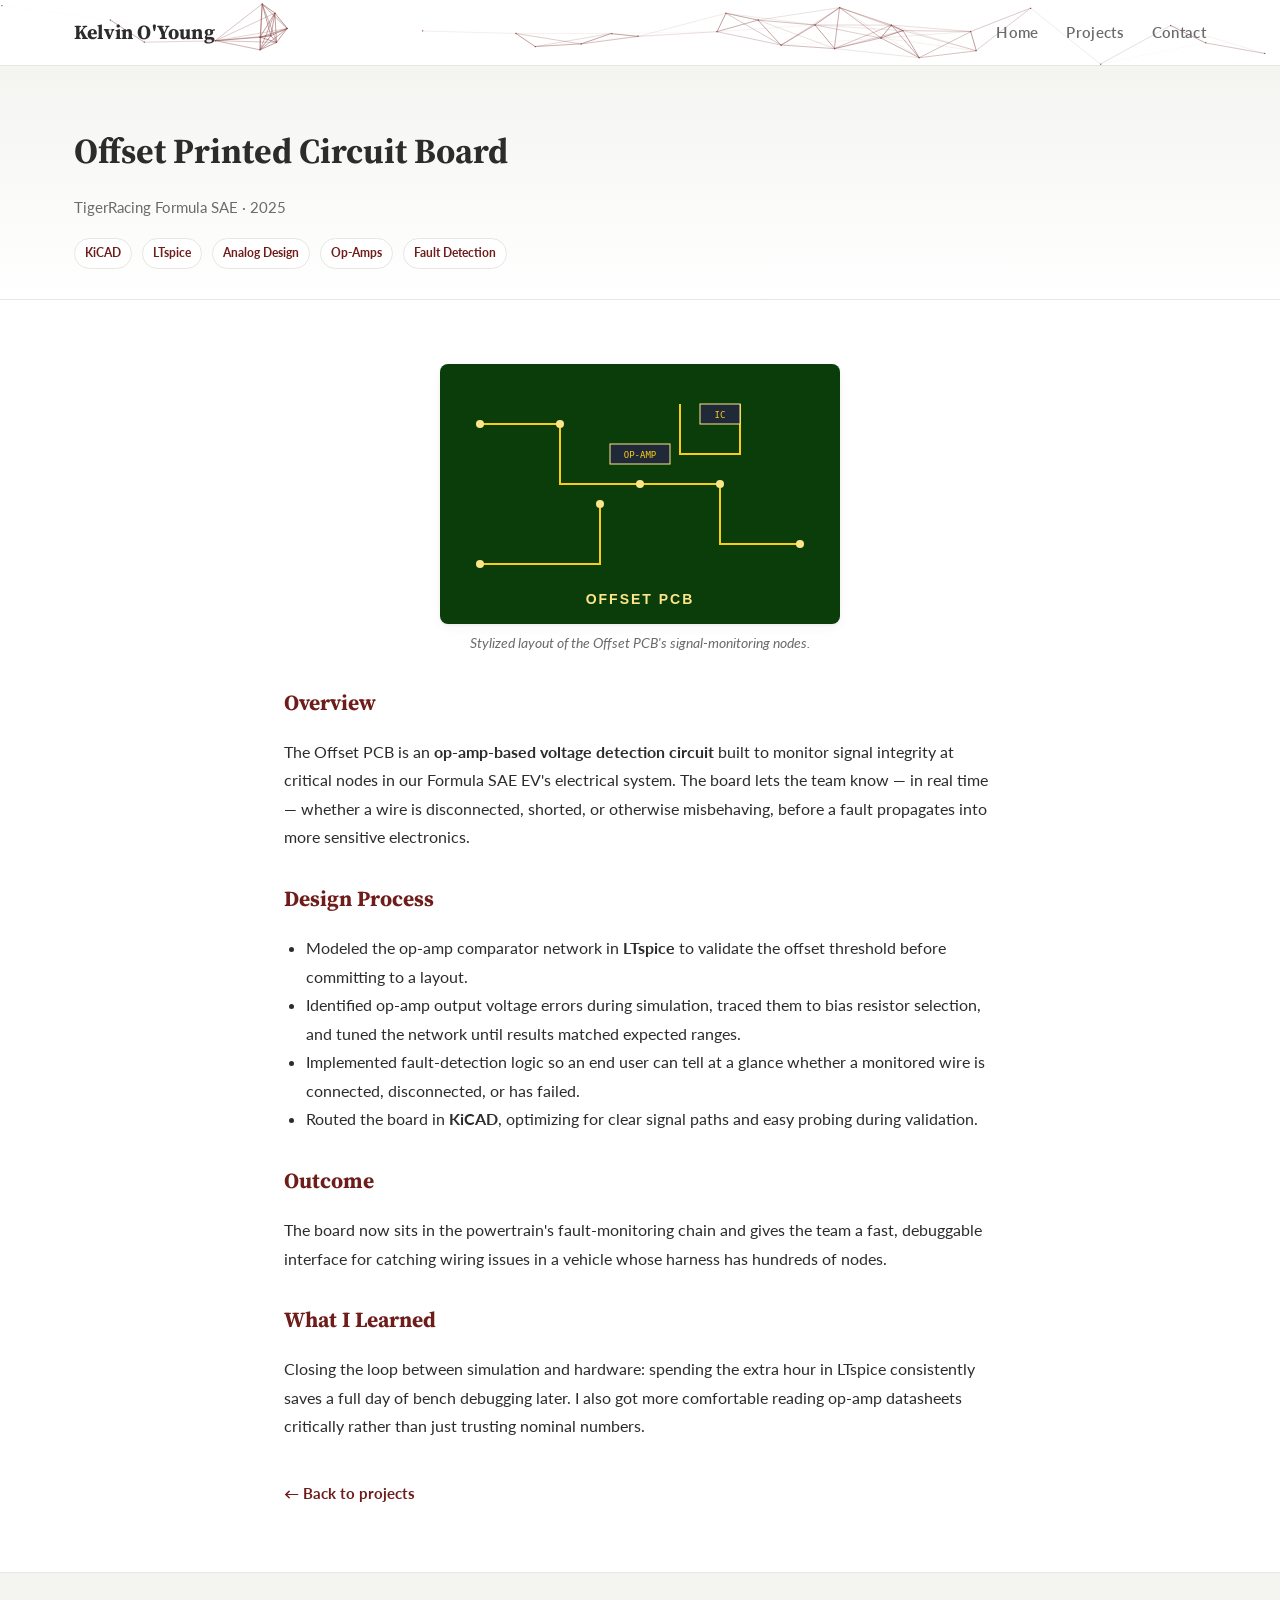
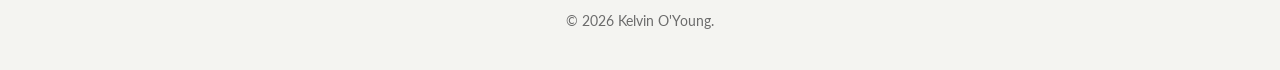
<file: projects/offset-pcb.html>
<!DOCTYPE html>
<html lang="en">
<head>
  <meta charset="UTF-8" />
  <meta name="viewport" content="width=device-width, initial-scale=1.0" />
  <title>Offset Printed Circuit Board — Kelvin O'Young</title>
  <link rel="stylesheet" href="../assets/css/style.css" />
  <link rel="icon" type="image/svg+xml" href="../assets/images/favicon.svg" />
  <link rel="preconnect" href="https://fonts.googleapis.com" />
  <link rel="preconnect" href="https://fonts.gstatic.com" crossorigin />
  <link href="https://fonts.googleapis.com/css2?family=Lato:wght@300;400;700&family=Source+Serif+4:wght@400;600;700&display=swap" rel="stylesheet" />
</head>
<body>
  <header class="site-header">
    <div class="container header-inner">
      <a href="../index.html" class="site-title">Kelvin O'Young</a>
      <nav class="site-nav">
        <a href="../index.html">Home</a>
        <a href="../index.html#projects-timeline">Projects</a>
        <a href="mailto:koyoun1@lsu.edu">Contact</a>
      </nav>
    </div>
  </header>

  <section class="project-hero">
    <div class="container">
      <h1>Offset Printed Circuit Board</h1>
      <p class="meta">TigerRacing Formula SAE · 2025</p>
      <div class="tags">
        <span class="tag">KiCAD</span>
        <span class="tag">LTspice</span>
        <span class="tag">Analog Design</span>
        <span class="tag">Op-Amps</span>
        <span class="tag">Fault Detection</span>
      </div>
    </div>
  </section>

  <article class="project-body">
    <figure>
      <img src="../assets/images/projects/offset-pcb.svg" alt="Offset PCB schematic placeholder" />
      <figcaption>Stylized layout of the Offset PCB's signal-monitoring nodes.</figcaption>
    </figure>

    <h2>Overview</h2>
    <p>
      The Offset PCB is an <strong>op-amp-based voltage detection circuit</strong> built to
      monitor signal integrity at critical nodes in our Formula SAE EV's electrical system.
      The board lets the team know — in real time — whether a wire is disconnected, shorted,
      or otherwise misbehaving, before a fault propagates into more sensitive electronics.
    </p>

    <h2>Design Process</h2>
    <ul>
      <li>
        Modeled the op-amp comparator network in <strong>LTspice</strong> to validate the
        offset threshold before committing to a layout.
      </li>
      <li>
        Identified op-amp output voltage errors during simulation, traced them to bias
        resistor selection, and tuned the network until results matched expected ranges.
      </li>
      <li>
        Implemented fault-detection logic so an end user can tell at a glance whether a
        monitored wire is connected, disconnected, or has failed.
      </li>
      <li>
        Routed the board in <strong>KiCAD</strong>, optimizing for clear signal paths and
        easy probing during validation.
      </li>
    </ul>

    <h2>Outcome</h2>
    <p>
      The board now sits in the powertrain's fault-monitoring chain and gives the team a
      fast, debuggable interface for catching wiring issues in a vehicle whose harness has
      hundreds of nodes.
    </p>

    <h2>What I Learned</h2>
    <p>
      Closing the loop between simulation and hardware: spending the extra hour in LTspice
      consistently saves a full day of bench debugging later. I also got more comfortable
      reading op-amp datasheets critically rather than just trusting nominal numbers.
    </p>

    <a href="../index.html#projects-timeline" class="back-link">← Back to projects</a>
  </article>

  <footer class="site-footer">
    <div class="container">
      <p>© <span id="year"></span> Kelvin O'Young.</p>
    </div>
  </footer>
  <script>document.getElementById('year').textContent = new Date().getFullYear();</script>
  <script src="../assets/js/header-particles.js" defer></script>
</body>
</html>
</file>
<file: assets/css/style.css>
/* =========================================================
   Kelvin O'Young — Personal Site
   Inspired by academicpages / al-folio Jekyll themes
   ========================================================= */

:root {
  --color-bg: #ffffff;
  --color-text: #2c2c2c;
  --color-muted: #6b6b6b;
  --color-soft: #f4f4f1;
  --color-border: #e6e6e2;
  --color-accent: #6f1d1b;          /* deep maroon - matches academic theme */
  --color-accent-soft: #b08968;
  --color-link: #6f1d1b;
  --color-link-hover: #a52a2a;

  --font-serif: "Source Serif 4", "Source Serif Pro", "PT Serif", Georgia, serif;
  --font-sans: "Lato", -apple-system, BlinkMacSystemFont, "Segoe UI", Roboto, Helvetica, Arial, sans-serif;

  --shadow-soft: 0 1px 3px rgba(0, 0, 0, 0.06), 0 4px 12px rgba(0, 0, 0, 0.04);

  --max-width: 1180px;
}

* { box-sizing: border-box; }

html, body {
  margin: 0;
  padding: 0;
  background: var(--color-bg);
  color: var(--color-text);
  font-family: var(--font-sans);
  font-size: 16px;
  line-height: 1.65;
  -webkit-font-smoothing: antialiased;
  -moz-osx-font-smoothing: grayscale;
}

a {
  color: var(--color-link);
  text-decoration: none;
  transition: color 0.15s ease;
}
a:hover { color: var(--color-link-hover); }

img { max-width: 100%; display: block; }

.container {
  max-width: var(--max-width);
  margin: 0 auto;
  padding: 0 24px;
}

/* ---------------- Header ---------------- */
.site-header {
  background: #fff;
  border-bottom: 1px solid var(--color-border);
  position: sticky;
  top: 0;
  z-index: 50;
  backdrop-filter: saturate(180%) blur(8px);
  overflow: hidden;
}

.particles-canvas {
  position: absolute;
  top: 0;
  left: 0;
  width: 100%;
  height: 100%;
  z-index: 0;
  pointer-events: none;
}

.header-inner {
  position: relative;
  z-index: 1;
  display: flex;
  align-items: center;
  justify-content: space-between;
  padding-top: 16px;
  padding-bottom: 16px;
}

.site-title {
  font-family: var(--font-serif);
  font-size: 1.25rem;
  font-weight: 700;
  color: var(--color-text);
  letter-spacing: 0.2px;
}

.site-nav a {
  margin-left: 24px;
  font-size: 0.95rem;
  color: var(--color-muted);
  font-weight: 600;
  letter-spacing: 0.3px;
}
.site-nav a:hover,
.site-nav a.active {
  color: var(--color-accent);
}

/* ---------------- Main Grid ---------------- */
.main-grid {
  display: grid;
  grid-template-columns: 280px 1fr;
  gap: 56px;
  padding-top: 48px;
  padding-bottom: 64px;
}

@media (max-width: 880px) {
  .main-grid {
    grid-template-columns: 1fr;
    gap: 32px;
    padding-top: 32px;
  }
}

/* ---------------- Sidebar / Profile ---------------- */
.sidebar { position: relative; }

.profile-card {
  position: sticky;
  top: 96px;
  text-align: center;
  overflow: hidden;
  padding: 12px 8px;
  border-radius: 12px;
}

.profile-card > *:not(canvas) {
  position: relative;
  z-index: 1;
}

.profile-photo {
  width: 220px;
  height: 220px;
  border-radius: 50%;
  object-fit: cover;
  margin: 0 auto 18px;
  border: 4px solid #fff;
  box-shadow: var(--shadow-soft);
  background: var(--color-soft);
}

.profile-name {
  font-family: var(--font-serif);
  font-size: 1.55rem;
  margin: 0 0 6px;
  font-weight: 700;
  color: var(--color-text);
}

.profile-tagline {
  font-size: 0.95rem;
  color: var(--color-text);
  margin: 8px 0;
  line-height: 1.5;
}

.profile-roles {
  font-size: 0.88rem;
  color: var(--color-muted);
  margin: 8px 0 12px;
  line-height: 1.5;
}

.profile-address {
  font-size: 0.82rem;
  color: var(--color-muted);
  font-style: italic;
  margin: 8px 0 16px;
}

.profile-links {
  list-style: none;
  padding: 0;
  margin: 18px 0 0;
  text-align: left;
  display: inline-block;
}

.profile-links li { margin: 8px 0; font-size: 0.92rem; }

.profile-links .icon {
  display: inline-block;
  width: 20px;
  color: var(--color-accent);
  text-align: center;
  margin-right: 6px;
}

/* ---------------- Content Blocks ---------------- */
.content { min-width: 0; }

.block {
  padding-bottom: 28px;
  margin-bottom: 28px;
  border-bottom: 1px solid var(--color-border);
}
.block:last-child { border-bottom: none; }

.block-title {
  font-family: var(--font-serif);
  font-size: 0.92rem;
  font-weight: 700;
  text-transform: uppercase;
  letter-spacing: 1.5px;
  color: var(--color-accent);
  margin: 0 0 18px;
  padding-bottom: 6px;
  border-bottom: 2px solid var(--color-soft);
}

.block p {
  margin: 0 0 12px;
  color: var(--color-text);
}

/* ---------------- Entry (education / experience) ---------------- */
.entry {
  display: grid;
  grid-template-columns: 1fr auto;
  gap: 20px;
  padding: 14px 0;
  border-top: 1px dashed var(--color-border);
}
.entry:first-of-type { border-top: none; padding-top: 0; }

.entry-main { min-width: 0; }

.entry-title {
  font-family: var(--font-serif);
  font-size: 1.1rem;
  margin: 0 0 4px;
  color: var(--color-text);
  font-weight: 700;
}

.entry-sub {
  margin: 0 0 8px;
  font-size: 0.95rem;
  color: var(--color-muted);
}

.entry-detail {
  font-size: 0.9rem;
  color: var(--color-text);
  margin: 4px 0 0;
}

.entry-bullets {
  margin: 8px 0 0;
  padding-left: 20px;
  color: var(--color-text);
}
.entry-bullets li {
  margin-bottom: 6px;
  font-size: 0.93rem;
  line-height: 1.55;
}

.entry-date {
  font-size: 0.82rem;
  color: var(--color-muted);
  font-style: italic;
  white-space: nowrap;
  padding-top: 4px;
  letter-spacing: 0.3px;
}

@media (max-width: 600px) {
  .entry { grid-template-columns: 1fr; }
  .entry-date { white-space: normal; }
}

/* ---------------- News-style List ---------------- */
.news-list {
  list-style: none;
  padding: 0;
  margin: 0;
}
.news-list li {
  padding: 8px 0;
  border-bottom: 1px dotted var(--color-border);
  font-size: 0.93rem;
  color: var(--color-text);
}
.news-list li:last-child { border-bottom: none; }
.news-list .date {
  font-weight: 700;
  color: var(--color-accent);
  margin-right: 8px;
}

/* ---------------- Skills ---------------- */
.skills-grid {
  display: grid;
  grid-template-columns: repeat(auto-fit, minmax(180px, 1fr));
  gap: 18px;
}
.skill-group h4 {
  font-family: var(--font-serif);
  font-size: 0.95rem;
  margin: 0 0 8px;
  color: var(--color-accent);
  text-transform: uppercase;
  letter-spacing: 0.8px;
}
.skill-list {
  list-style: none;
  padding: 0;
  margin: 0;
}
.skill-list li {
  display: inline-block;
  padding: 4px 10px;
  margin: 0 6px 6px 0;
  background: var(--color-soft);
  border-radius: 4px;
  font-size: 0.82rem;
  color: var(--color-text);
}

/* ---------------- Timeline ---------------- */
.timeline-intro {
  color: var(--color-muted);
  margin-bottom: 24px;
}

.timeline {
  list-style: none;
  padding: 0;
  margin: 0;
  position: relative;
}

.timeline::before {
  content: "";
  position: absolute;
  left: 11px;
  top: 6px;
  bottom: 6px;
  width: 2px;
  background: linear-gradient(
    to bottom,
    var(--color-accent) 0%,
    var(--color-accent-soft) 100%
  );
  border-radius: 2px;
}

.timeline-item {
  position: relative;
  padding-left: 40px;
  margin-bottom: 28px;
}
.timeline-item:last-child { margin-bottom: 0; }

.timeline-marker {
  position: absolute;
  left: 4px;
  top: 18px;
  width: 16px;
  height: 16px;
  border-radius: 50%;
  background: #fff;
  border: 3px solid var(--color-accent);
  box-shadow: 0 0 0 4px #fff;
  z-index: 1;
}

.timeline-card {
  display: grid;
  grid-template-columns: 180px 1fr;
  gap: 20px;
  background: #fff;
  border: 1px solid var(--color-border);
  border-radius: 8px;
  padding: 16px;
  transition: transform 0.18s ease, box-shadow 0.18s ease, border-color 0.18s ease;
  color: inherit;
  text-decoration: none;
}
.timeline-card:hover {
  transform: translateY(-2px);
  box-shadow: var(--shadow-soft);
  border-color: var(--color-accent-soft);
}

.timeline-img {
  width: 100%;
  height: 130px;
  object-fit: cover;
  border-radius: 6px;
  background: var(--color-soft);
}

.timeline-body { min-width: 0; }

.timeline-date {
  display: inline-block;
  font-size: 0.78rem;
  color: var(--color-muted);
  font-weight: 700;
  text-transform: uppercase;
  letter-spacing: 0.8px;
  margin-bottom: 4px;
}

.timeline-title {
  font-family: var(--font-serif);
  font-size: 1.15rem;
  margin: 0 0 6px;
  color: var(--color-text);
  font-weight: 700;
}

.timeline-card:hover .timeline-title { color: var(--color-accent); }

.timeline-desc {
  font-size: 0.9rem;
  color: var(--color-text);
  margin: 0 0 8px;
  line-height: 1.5;
}

.timeline-link {
  font-size: 0.85rem;
  color: var(--color-accent);
  font-weight: 700;
}

@media (max-width: 640px) {
  .timeline-card {
    grid-template-columns: 1fr;
  }
  .timeline-img { height: 160px; }
}

/* ---------------- Footer ---------------- */
.site-footer {
  border-top: 1px solid var(--color-border);
  padding: 24px 0;
  background: var(--color-soft);
  font-size: 0.85rem;
  color: var(--color-muted);
  text-align: center;
}

/* ---------------- Project page styling ---------------- */
.project-hero {
  padding: 56px 0 24px;
  background: linear-gradient(180deg, var(--color-soft), #fff);
  border-bottom: 1px solid var(--color-border);
}
.project-hero h1 {
  font-family: var(--font-serif);
  font-size: 2.2rem;
  margin: 0 0 8px;
}
.project-hero .meta {
  color: var(--color-muted);
  font-size: 0.95rem;
  margin-bottom: 18px;
}
.project-hero .tags { margin-top: 12px; }
.tag {
  display: inline-block;
  padding: 4px 10px;
  background: #fff;
  border: 1px solid var(--color-border);
  border-radius: 999px;
  font-size: 0.78rem;
  color: var(--color-accent);
  margin: 0 6px 6px 0;
  font-weight: 700;
}

.project-body {
  max-width: 760px;
  margin: 0 auto;
  padding: 40px 24px 64px;
  font-size: 1.02rem;
  line-height: 1.75;
}
.project-body h2 {
  font-family: var(--font-serif);
  font-size: 1.35rem;
  color: var(--color-accent);
  margin-top: 28px;
  margin-bottom: 10px;
}
.project-body ul { padding-left: 22px; }
.project-body figure {
  margin: 24px 0;
  text-align: center;
}
.project-body figure img {
  border-radius: 8px;
  box-shadow: var(--shadow-soft);
  margin: 0 auto;
}
.project-body figcaption {
  font-size: 0.85rem;
  color: var(--color-muted);
  margin-top: 8px;
  font-style: italic;
}

.back-link {
  display: inline-block;
  margin-top: 24px;
  font-weight: 700;
  font-size: 0.92rem;
}
</file>
